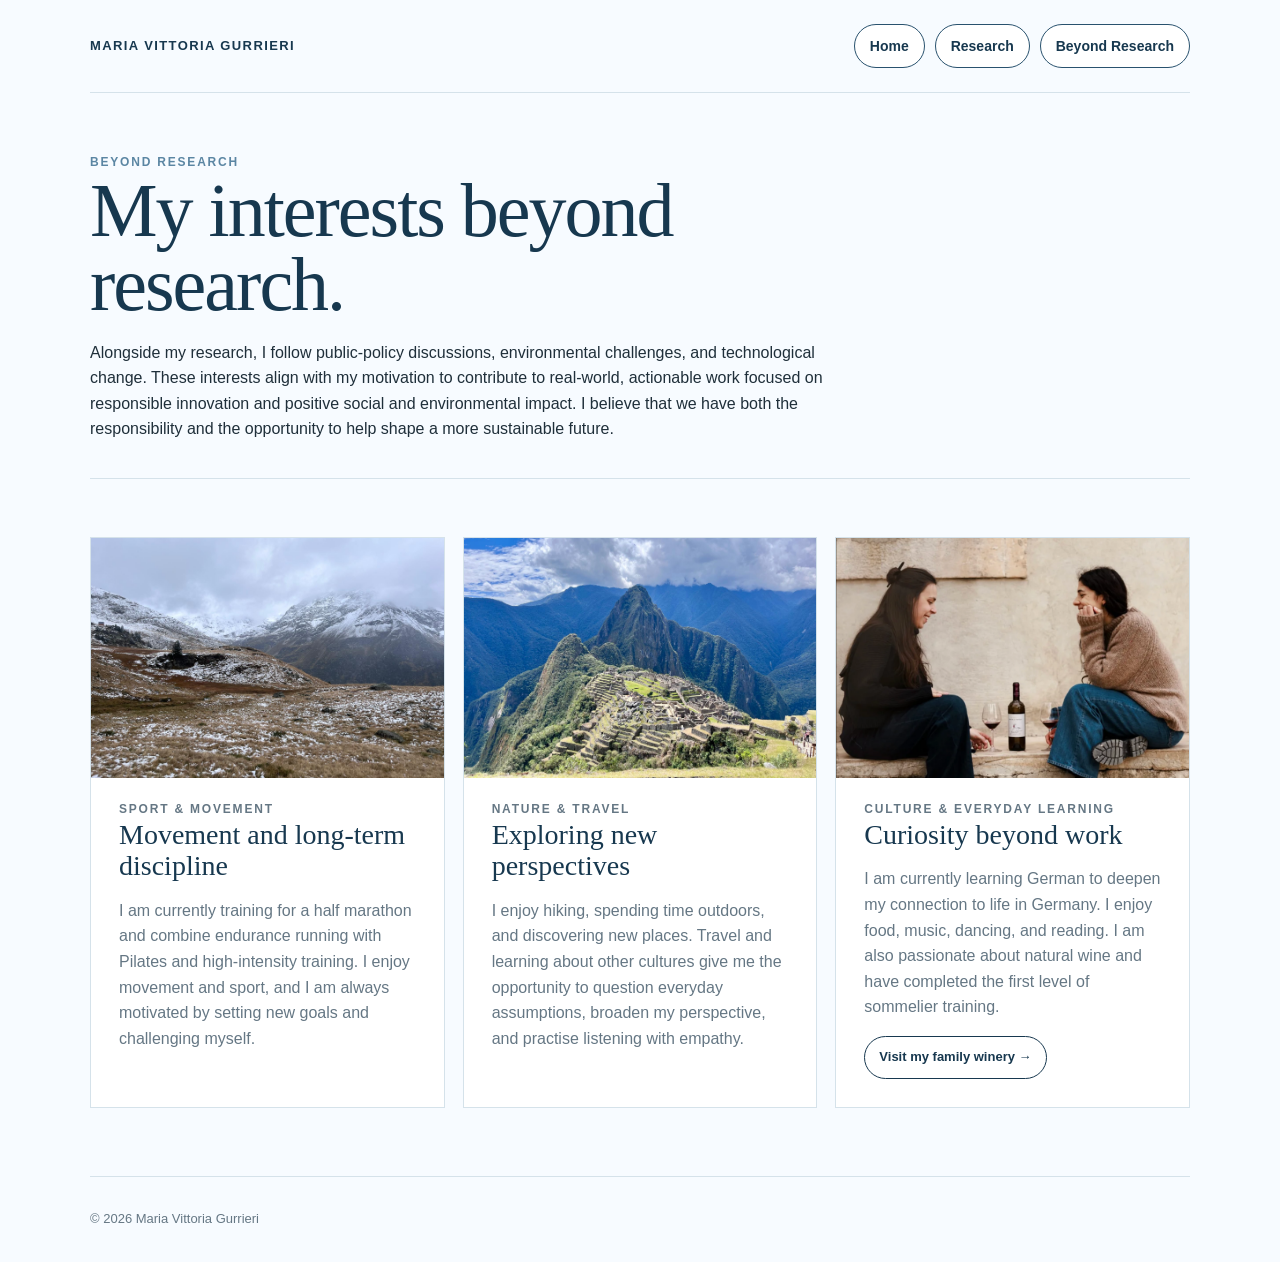
<file: beyond.html>
<!DOCTYPE html>
<html lang="en">
<head>
  <meta charset="UTF-8">
  <meta name="viewport" content="width=device-width, initial-scale=1.0">
  <meta name="robots" content="noindex, nofollow">
  <title>Beyond Research | Maria Vittoria Gurrieri</title>
  <link rel="stylesheet" href="styles.css">
</head>

<body>


  <nav>
    <p class="name">MARIA VITTORIA GURRIERI</p>
  
    <div class="menu">
      <a href="index.html">Home</a>
      <a href="research.html">Research</a>
      <a href="beyond.html">Beyond Research</a>
    </div>
  </nav>


  <main>
    <header class="page-intro">
      <p class="label">Beyond Research</p>
  
      <h1>My interests beyond research.</h1>
  
      <p class="intro-text">
        <p>
          <p>
            Alongside my research, I follow public-policy discussions,
            environmental challenges, and technological change. These interests align
            with my motivation to contribute to real-world, actionable work focused on
            responsible innovation and positive social and environmental impact. I believe
            that we have both the responsibility and the opportunity to help shape a more
            sustainable future.
          </p>  </p>
      </p>
    </header>
  
    <section class="section">
      <div class="grid-three">
    
        <article class="card">
          <img
            src="assets/landscape.jpeg"
            alt="Outdoor running or hiking landscape"
            class="card-image"
          >
    
          <p class="label">Sport & Movement</p>
    
          <h3>Movement and long-term discipline</h3>
    
          <p>
            <p>
              I am currently training for a half marathon and combine endurance running
              with Pilates and high-intensity training. I enjoy movement and sport, and I
              am always motivated by setting new goals and challenging myself.
          </p>
        </article>
    
        <article class="card">
          <img
            src="assets/Peru.jpeg"
            alt="Machu Picchu"
            class="card-image"
          >
    
          <p class="label">Nature & Travel</p>
    
          <h3>Exploring new perspectives</h3>
    
          <p>
            I enjoy hiking, spending time outdoors, and discovering new places.
            Travel and learning about other cultures give me the opportunity to
            question everyday assumptions, broaden my perspective, and practise
            listening with empathy.
          </p>
        </article>
    
        <article class="card">
          <img
            src="assets/wine.png"
            alt="Natural wine"
            class="card-image"
          >
    
          <p class="label">Culture & Everyday Learning</p>
    
          <h3>Curiosity beyond work</h3>
    
          <p>
            I am currently learning German to deepen my connection to life in
            Germany. I enjoy food, music, dancing, and reading. I am also
            passionate about natural wine and have completed the first level of
            sommelier training.
          </p>
          <a
  class="project-link"
              href="https://www.tenutalafavola.it/" target="_blank">
              Visit my family winery →
            </a>
        </article>
  
      </div>
    </section>
  </main>
  
  <footer>
    © 2026 Maria Vittoria Gurrieri
  </footer>
  
  </body>
  </html>
</file>
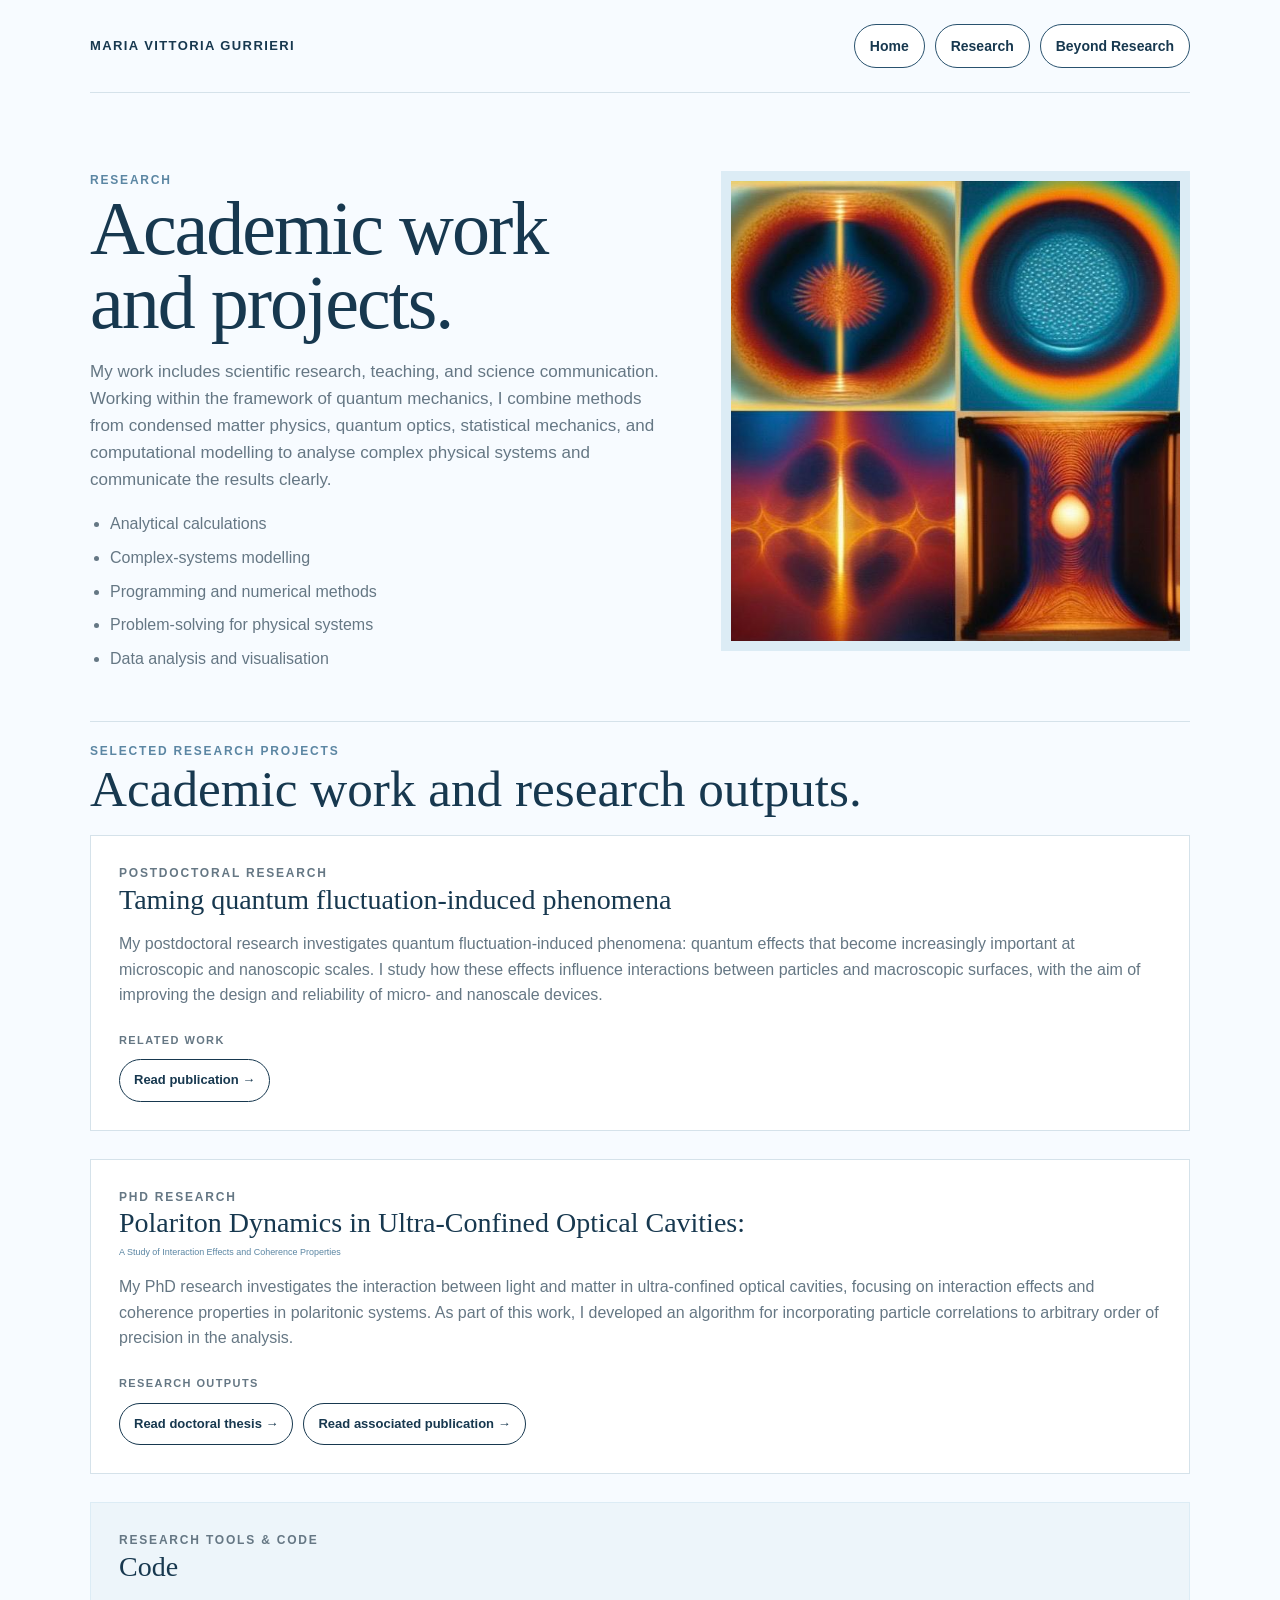
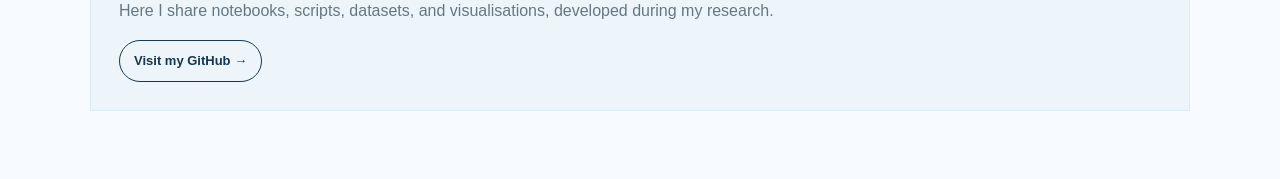
<file: research.html>
<!DOCTYPE html>
<html lang="en">
<head>
  <meta charset="UTF-8">
  <meta name="viewport" content="width=device-width, initial-scale=1.0">
  <meta name="robots" content="noindex, nofollow">
  <title>Research | Maria Vittoria Gurrieri</title>
  <link rel="stylesheet" href="styles.css">
</head>

<body>


  <nav>
    <p class="name">MARIA VITTORIA GURRIERI</p>
  
    <div class="menu">
      <a href="index.html">Home</a>
      <a href="research.html">Research</a>
      <a href="beyond.html">Beyond Research</a>
    </div>
  </nav>


  <main>
    <section class="home-hero research-top">
  
      <div>
        <p class="label">Research</p>
  
        <h1>Academic work and projects.</h1>
  
        <p class="intro-text">
          My work includes scientific research, teaching, and science communication.
          Working within the framework of quantum mechanics, I combine methods from
          condensed matter physics, quantum optics, statistical mechanics, and
          computational modelling to analyse complex physical systems and communicate
          the results clearly.
        </p>
  
        <ul class="research-bullets">
          <li>Analytical calculations</li>
          <li>Complex-systems modelling</li>
          <li>Programming and numerical methods</li>
          <li>Problem-solving for physical systems</li>
          <li>Data analysis and visualisation</li>
        </ul>
      </div>
  
      <div class="hero-image-wrap">
        <img
          class="hero-image"
          src="assets/research-art.jpg"
          alt="Abstract artwork representing research"
        >
      </div>
  
    </section>
  

    <section class="section research-projects">
      <p class="label">Selected Research Projects</p>
    
      <h2>Academic work and research outputs.</h2>
    
    
      <div class="research-list">

      <article class="card">
        <p class="label">Postdoctoral Research</p>
  
        <h3>Taming quantum fluctuation-induced phenomena</h3>
  
        <p>
          <p>
            My postdoctoral research investigates quantum fluctuation-induced phenomena:
            quantum effects that become increasingly important at microscopic and
            nanoscopic scales. I study how these effects influence interactions between
            particles and macroscopic surfaces, with the aim of improving the design and
            reliability of micro- and nanoscale devices.
          </p>
        </p>
  
        <p class="link-label">Related work</p>

<div class="project-links">
  <a
    class="project-link"
    href="https://arxiv.org/pdf/2606.31610"
    target="_blank"
  >
    Read publication →
  </a>
</div>
        
      </article>
  
      <article class="card">
        <p class="label">PhD Research</p>
  
        <h3>
          Polariton Dynamics in Ultra-Confined Optical Cavities:
          <span class="subtitle">
            A Study of Interaction Effects and Coherence Properties
          </span>
        </h3>
  
        <p>
          My PhD research investigates the interaction between light and matter
          in ultra-confined optical cavities, focusing on interaction effects
          and coherence properties in polaritonic systems. As part of this work,
          I developed an algorithm for incorporating particle correlations to
          arbitrary order of precision in the analysis.
        </p>
        <p class="link-label">Research outputs</p>

        <div class="project-links">
          <a
            class="project-link"
            href="assets/Thesis_MVG.pdf"
            target="_blank"
          >
            Read doctoral thesis →
          </a>
        
          <a
            class="project-link"
            href="https://journals.aps.org/prb/abstract/10.1103/PhysRevB.109.155432"
            target="_blank"
          >
            Read associated publication →
          </a>
        </div>
      </article>
  
    </div>
  
    <div class="feature-box">
      <p class="label">Research Tools &amp; Code</p>
  
      <h3>Code</h3>
  
      <p>
        Here I share notebooks, scripts, datasets, and visualisations, developed during my research.
      </p>
      <a
      class="project-link"
       href="https://github.com/mgurr7" target="_blank">
        Visit my GitHub →
      </a>
    </div>
  
  </section>
</file>
<file: styles.css>
:root {
  --bg: #f7fbff;
  --surface: #ffffff;
  --blue-50: #edf5fa;
  --blue-100: #dcecf5;
  --blue-500: #5b86a3;
  --blue-700: #29526e;
  --blue-900: #17384f;
  --text: #1f2f3a;
  --muted: #657784;
  --line: #d5e2ea;
}

/* -------------------------
   General
-------------------------- */

* {
  box-sizing: border-box;
}

body {
  margin: 0;
  background: var(--bg);
  color: var(--text);
  font-family: Arial, Helvetica, sans-serif;
  line-height: 1.6;
}

a {
  color: inherit;
}

nav,
main,
footer {
  width: min(1100px, 90%);
  margin: 0 auto;
}

/* -------------------------
   Navigation
-------------------------- */

nav {
  padding: 24px 0;
  display: flex;
  align-items: center;
  justify-content: space-between;
  gap: 24px;
  border-bottom: 1px solid var(--line);
}

.name {
  margin: 0;
  color: var(--blue-900);
  font-size: 13px;
  font-weight: 700;
  letter-spacing: 1.4px;
  white-space: nowrap;
}

.menu {
  display: flex;
  flex-wrap: wrap;
  gap: 10px;
}

.menu a {
  display: inline-block;
  padding: 10px 15px;
  border: 1px solid var(--blue-700);
  border-radius: 999px;
  background: var(--surface);
  color: var(--blue-900);
  font-size: 14px;
  font-weight: 700;
  text-decoration: none;
  transition: 0.2s ease;
}

.menu a:hover {
  background: var(--blue-700);
  color: var(--surface);
}

.menu a.active {
  background: var(--blue-900);
  border-color: var(--blue-900);
  color: var(--surface);
}

/* -------------------------
   Shared text
-------------------------- */

.label {
  margin: 0;
  color: var(--blue-500);
  font-size: 12px;
  font-weight: 700;
  letter-spacing: 1.8px;
  text-transform: uppercase;
}

h1,
h2,
h3 {
  margin-top: 0;
  color: var(--blue-900);
  font-family: Georgia, "Times New Roman", serif;
  font-weight: 400;
}

h1 {
  margin-bottom: 18px;
  font-size: clamp(46px, 6vw, 76px);
  line-height: 0.98;
  letter-spacing: -2px;
}

h1 em {
  color: var(--blue-500);
}

h2 {
  margin-bottom: 20px;
  font-size: clamp(34px, 4vw, 52px);
  line-height: 1.05;
}

h3 {
  margin-bottom: 12px;
  font-size: 28px;
  line-height: 1.12;
}

.intro-text,
.description {
  max-width: 720px;
  color: var(--muted);
  font-size: 17px;
}

.subtitle {
  display: block;
  margin-top: 8px;
  color: var(--blue-500);
  font-family: Arial, Helvetica, sans-serif;
  font-size: 0.32em;
  font-weight: normal;
  line-height: 1.3;
}

/* -------------------------
   Buttons
-------------------------- */

.buttons {
  display: flex;
  flex-wrap: wrap;
  gap: 10px;
  margin-top: 28px;
}

.button {
  display: inline-block;
  padding: 12px 17px;
  border: 1px solid var(--blue-900);
  border-radius: 999px;
  color: var(--blue-900);
  font-size: 14px;
  font-weight: 700;
  text-decoration: none;
  transition: 0.2s ease;
}

.button:hover {
  background: var(--blue-900);
  color: var(--surface);
}

.button.primary {
  background: var(--blue-900);
  color: var(--surface);
}

.button.primary:hover {
  background: var(--blue-700);
  border-color: var(--blue-700);
}

/* -------------------------
   Home and Research hero
   Use class="home-hero" on both pages
-------------------------- */

.home-hero {
  min-height: 72vh;
  display: grid;
  grid-template-columns: minmax(0, 1fr) minmax(0, 0.82fr);
  align-items: start;
  gap: 60px;
  padding: 78px 0;
}

.hero-image-wrap {
  padding: 10px;
  background: var(--blue-100);
}

.hero-image {
  display: block;
  width: 100%;
  height: 460px;
  object-fit: cover;
}

/* -------------------------
   Research bullet list
-------------------------- */

.research-bullets {
  margin: 18px 0 0;
  padding-left: 20px;
  color: var(--muted);
}

.research-bullets li {
  margin-bottom: 8px;
}

/* -------------------------
   Interior pages
-------------------------- */

.page-intro {
  max-width: 780px;
  padding: 60px 0 20px;
}

.section {
  padding: 30px 0 68px;
  border-top: 1px solid var(--line);
}

.grid-two,
.grid-three {
  display: grid;
  gap: 18px;
  margin-top: 28px;
}

.grid-two {
  grid-template-columns: repeat(2, 1fr);
}

.grid-three {
  grid-template-columns: repeat(3, 1fr);
}

/* Research cards: PhD and Postdoc */

.research-list {
  display: grid;
  gap: 28px;
  margin-top: 8px;
}

/* -------------------------
   Cards
-------------------------- */

.card {
  padding: 28px;
  background: var(--surface);
  border: 1px solid var(--line);
}

.card p {
  color: var(--muted);
}

.card a {
  display: block;
  width: fit-content;
  margin-top: 12px;
  color: var(--blue-900);
  font-size: 14px;
  font-weight: 700;
  text-decoration: none;
}

.card a:hover {
  color: var(--blue-500);
}

/* Images inside Beyond Research cards */

.card-image {
  display: block;
  width: calc(100% + 56px);
  height: 240px;
  margin: -28px -28px 22px;
  object-fit: cover;
  object-position: bottom;
}

/* -------------------------
   Research tools / profiles
-------------------------- */

.feature-box {
  margin-top: 28px;
  padding: 28px;
  background: var(--blue-50);
  border: 1px solid var(--blue-100);
}

.feature-box p {
  max-width: 760px;
  color: var(--muted);
}

.feature-box a {
  display: block;
  width: fit-content;
  margin-top: 12px;
  color: var(--blue-900);
  font-size: 14px;
  font-weight: 700;
  text-decoration: none;
}

.feature-box a:hover {
  color: var(--blue-500);
}

/* -------------------------
   Thesis box
-------------------------- */

.thesis-box {
  padding: 30px;
  background: var(--blue-900);
  color: var(--surface);
}

.thesis-box .label {
  color: #b8d5e8;
}

.thesis-box h3 {
  color: var(--surface);
}

.thesis-box p {
  max-width: 760px;
  color: #d7e7f1;
}

.thesis-box a {
  display: block;
  width: fit-content;
  margin-top: 12px;
  color: var(--surface);
  font-size: 14px;
  font-weight: 700;
  text-decoration: none;
}

/* -------------------------
   Publications and media list
-------------------------- */

.list {
  margin-top: 20px;
  border-top: 1px solid var(--line);
}

.list-item {
  padding: 25px 0;
  border-bottom: 1px solid var(--line);
}

.list-item h3 {
  margin-bottom: 8px;
}

.list-item p {
  max-width: 760px;
  margin: 0 0 12px;
  color: var(--muted);
}

.list-item a {
  color: var(--blue-900);
  font-size: 14px;
  font-weight: 700;
  text-decoration: none;
}

.list-item a:hover {
  color: var(--blue-500);
}

/* -------------------------
   Footer
-------------------------- */

footer {
  padding: 32px 0;
  border-top: 1px solid var(--line);
  color: var(--muted);
  font-size: 13px;
}
/* -------------------------
   Research page adjustments
-------------------------- */

/* Keeps the same Home-page layout,
   but removes unnecessary empty space below Research intro */

   .research-top {
    min-height: auto;
    padding-bottom: 42px;
  }
  
  /* Makes the project section closer to the introduction */
  
  .research-projects {
    padding-top: 20px;
  }
  
  /* Small label above the buttons */
  
  .link-label {
    margin: 24px 0 10px;
    color: var(--blue-500);
    font-size: 11px;
    font-weight: 700;
    letter-spacing: 1.4px;
    text-transform: uppercase;
  }
  
  /* Clearly visible project links */
  
  .project-links {
    display: flex;
    flex-wrap: wrap;
    gap: 10px;
  }
  

    .card .project-link,
.feature-box .project-link {
    display: inline-flex;
    align-items: center;
    width: auto;
    margin-top: 0;
    padding: 10px 14px;
    border: 1px solid var(--blue-900);
    border-radius: 999px;
    color: var(--blue-900);
    font-size: 13px;
    font-weight: 700;
    text-decoration: none;
  }
  
  .card .project-link:hover,
  .feature-box .project-link:hover {
    background: var(--blue-900);
    color: var(--surface);
  }

/* -------------------------
   Mobile
-------------------------- */

@media (max-width: 760px) {
  nav {
    align-items: flex-start;
    flex-direction: column;
    gap: 14px;
  }

  .name {
    font-size: 11px;
  }

  .menu {
    gap: 14px;
  }

  .menu a {
    font-size: 12px;
  }

  .home-hero {
    grid-template-columns: 1fr;
    gap: 35px;
    padding: 58px 0;
  }

  .hero-image {
    height: 320px;
  }

  .grid-two,
  .grid-three {
    grid-template-columns: 1fr;
  }
}
</file>
